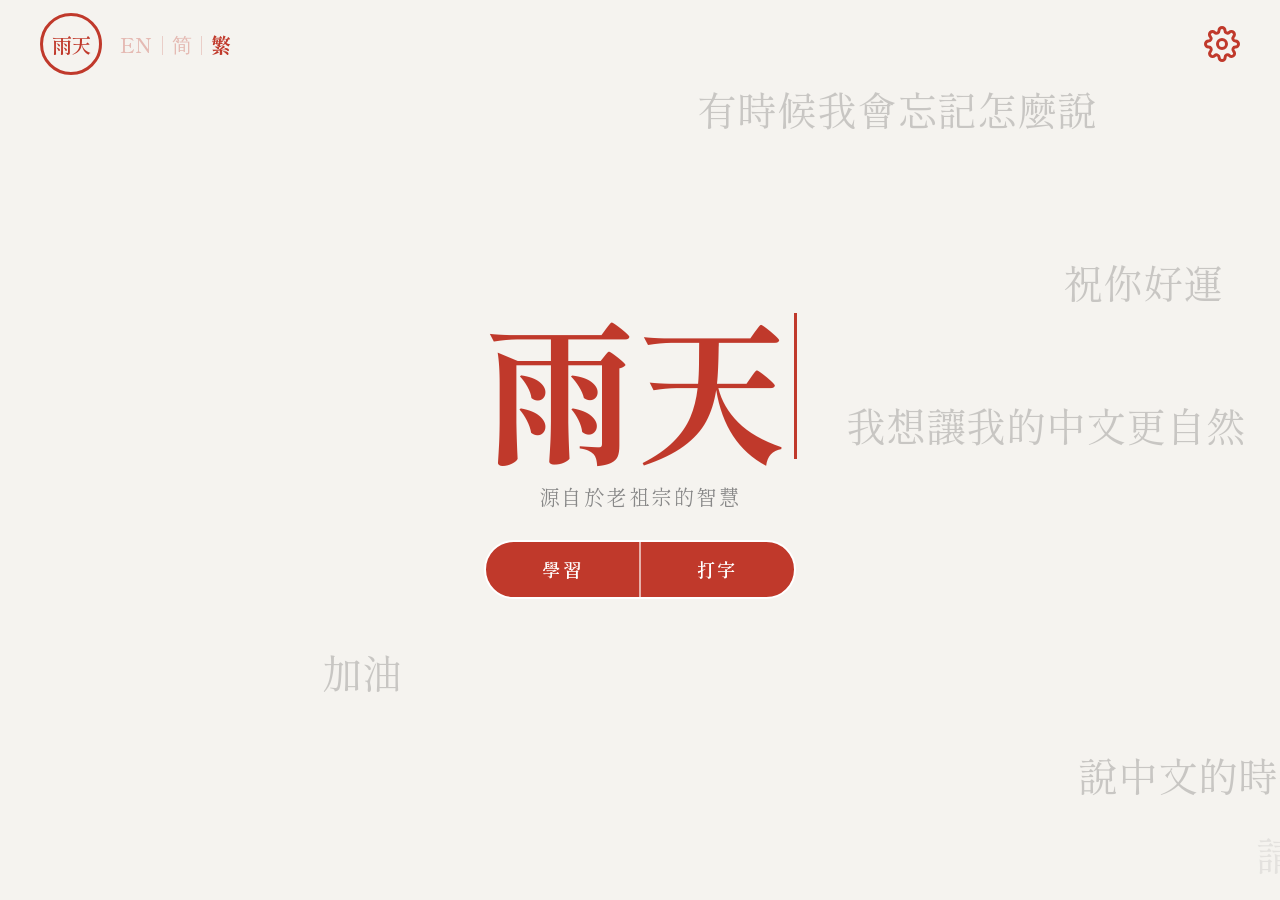
<file: index.html>
<!DOCTYPE html>
<html lang="zh-TW">
<head>
  <meta charset="UTF-8" />
  <meta name="viewport" content="width=device-width, initial-scale=1.0" />
  <title>雨天 — Yutian</title>
  <link rel="stylesheet" href="style.css" />
</head>
<body>
  <div id="app">

    <!-- ── 1. TOP NAV (logo + language toggle) ── -->
    <div id="topnav" class="topnav-scaled">
      <div id="logo-mark">雨天</div>
      <div id="lang-toggle">
  <span id="toggle-en">EN</span>
        <span class="divider">|</span>
        <span id="toggle-jian">简</span>
        <span class="divider">|</span>
        <span id="toggle-fan">繁</span>
</div>
    </div>

    <!-- ── 2. SETTINGS BUTTON (gear icon, top right) ── -->
    <button id="btn-settings">
      <svg width="18" height="18" viewBox="0 0 24 24" fill="none" stroke="#c0392b" stroke-width="2" stroke-linecap="round" stroke-linejoin="round">
        <circle cx="12" cy="12" r="3"/>
        <path d="M19.4 15a1.65 1.65 0 0 0 .33 1.82l.06.06a2 2 0 0 1-2.83 2.83l-.06-.06a1.65 1.65 0 0 0-1.82-.33 1.65 1.65 0 0 0-1 1.51V21a2 2 0 0 1-4 0v-.09A1.65 1.65 0 0 0 9 19.4a1.65 1.65 0 0 0-1.82.33l-.06.06a2 2 0 0 1-2.83-2.83l.06-.06A1.65 1.65 0 0 0 4.68 15a1.65 1.65 0 0 0-1.51-1H3a2 2 0 0 1 0-4h.09A1.65 1.65 0 0 0 4.6 9a1.65 1.65 0 0 0-.33-1.82l-.06-.06a2 2 0 0 1 2.83-2.83l.06.06A1.65 1.65 0 0 0 9 4.68a1.65 1.65 0 0 0 1-1.51V3a2 2 0 0 1 4 0v.09a1.65 1.65 0 0 0 1 1.51 1.65 1.65 0 0 0 1.82-.33l.06-.06a2 2 0 0 1 2.83 2.83l-.06.06A1.65 1.65 0 0 0 19.4 9a1.65 1.65 0 0 0 1.51 1H21a2 2 0 0 1 0 4h-.09a1.65 1.65 0 0 0-1.51 1z"/>
      </svg>
    </button>

    <!-- ── 3. SETTINGS MENU (dropdown, opens on gear click) ── -->
<div id="settings-menu">
  <div class="settings-item">
    <span>Animations</span>
    <label class="toggle">
      <input type="checkbox" id="toggle-animations" checked />
      <span class="slider"></span>
    </label>
  </div>
  <div class="settings-item">
    <span>Dark Mode</span>
    <label class="toggle">
      <input type="checkbox" id="toggle-dark" />
      <span class="slider"></span>
    </label>
  </div>
</div>

    <!-- ── 4. CENTER CONTENT (title + subtitle + buttons) ── -->
    <div id="center">

      <!-- 4a. Title with zhuyin typing animation -->
      <div id="title-line">
        <span id="title-text"></span>
        <span id="cursor"></span>
      </div>

      <!-- 4b. Subtitle -->
      <div id="subtitle">Your Mandarin learning companion</div>

      <!-- 4c. Learn / Write split button -->
      <div id="action-btn">
        <button class="btn-half" id="btn-learn">Learn</button>
        <div class="btn-divider"></div>
        <button class="btn-half" id="btn-write">Write</button>
      </div>

    </div>

    <!-- ── 5. DANMAKU phrases are injected here by main.js ── -->

  </div>
  <script src="main.js"></script>
</body>
</html>
</file>
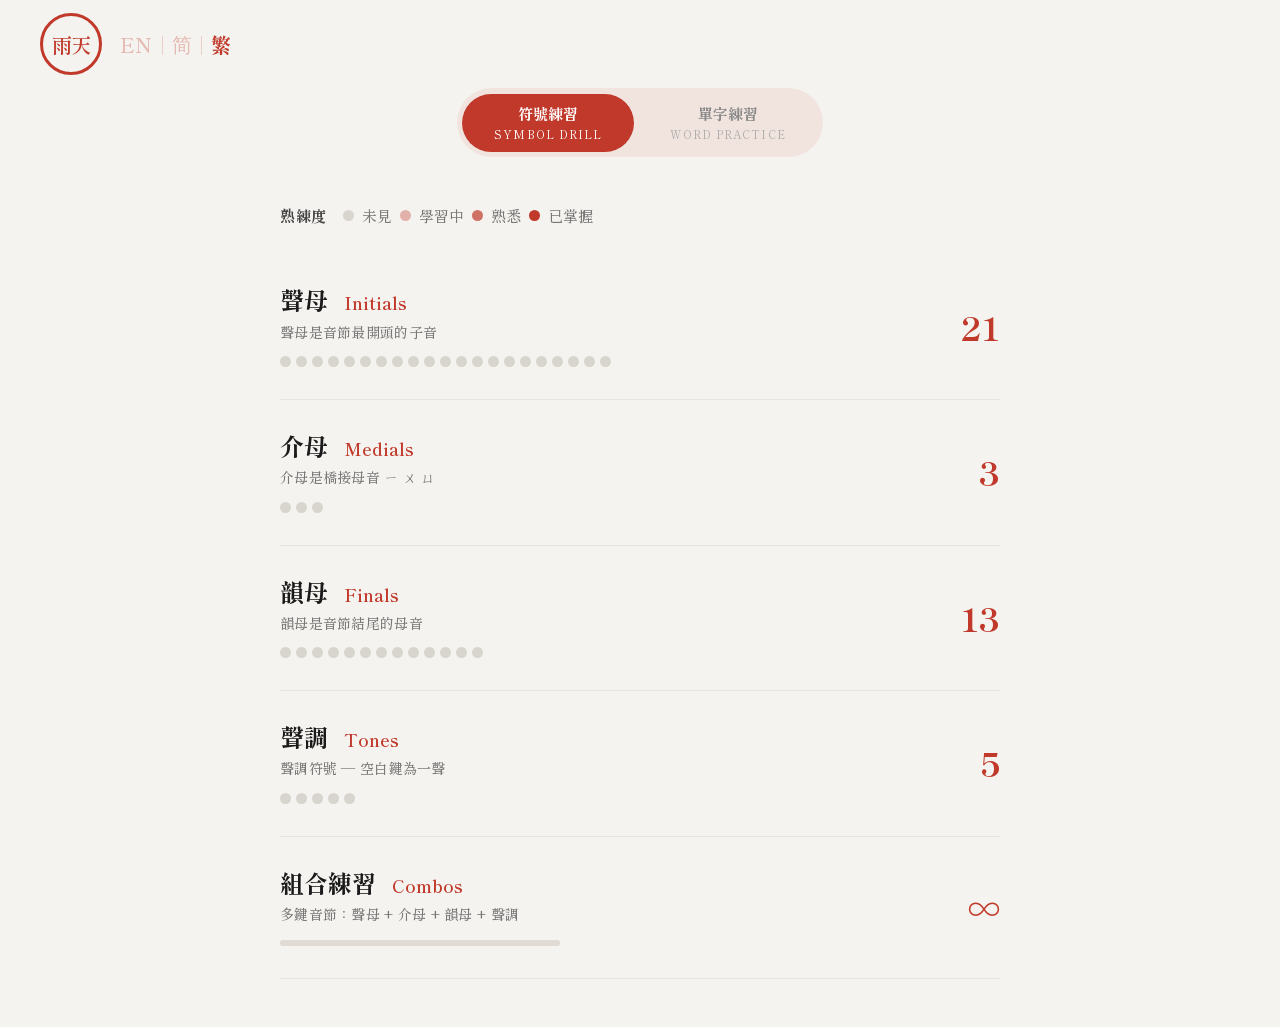
<file: learn.html>
<!DOCTYPE html>
<html lang="zh-TW">
<head>
  <meta charset="UTF-8" />
  <meta name="viewport" content="width=device-width, initial-scale=1.0" />
  <title>雨天 — Learn</title>
  <link rel="stylesheet" href="style.css" />
  <link rel="stylesheet" href="learn.css" />
</head>
<body>
  <script>
    if (sessionStorage.getItem('theme') === 'dark') document.body.classList.add('dark');
  </script>

  <div id="app">

    <div id="topnav" class="topnav-scaled">
      <a href="index.html" id="logo-mark">雨天</a>
      <div id="lang-toggle">
        <span id="toggle-en">EN</span>
        <span class="divider">|</span>
        <span id="toggle-jian">简</span>
        <span class="divider">|</span>
        <span id="toggle-fan">繁</span>
      </div>
    </div>

    <nav id="learn-tabs">
      <button class="tab-btn active" data-tab="drill">
        <span class="tab-zh">符號練習</span>
        <span class="tab-en">Symbol Drill</span>
      </button>
      <button class="tab-btn" data-tab="words">
        <span class="tab-zh">單字練習</span>
        <span class="tab-en">Word Practice</span>
      </button>
    </nav>

    <!-- ══ TAB 1: DRILL ══ -->
    <section id="tab-drill" class="tab-panel active">

      <!-- SECTION LIST -->
      <div id="section-list">

        <div class="section-mastery-legend" id="mastery-legend-row">
          <span id="mastery-legend-label">Mastery</span>
          <div class="legend-dots">
            <span class="mastery-dot level-0"></span>
            <span id="legend-unseen">Unseen</span>
            <span class="mastery-dot level-1"></span>
            <span id="legend-learning">Learning</span>
            <span class="mastery-dot level-2"></span>
            <span id="legend-familiar">Familiar</span>
            <span class="mastery-dot level-3"></span>
            <span id="legend-mastered">Mastered</span>
          </div>
        </div>

        <div class="section-row" data-section="initials">
          <div class="section-row-left">
            <div class="section-row-name" id="sname-initials">Initials <span class="section-row-zh">聲母</span></div>
            <div class="section-row-desc" id="sdesc-initials">The starting consonant sounds</div>
            <div class="section-row-mastery" id="mastery-initials"></div>
          </div>
          <div class="section-row-count" id="scount-initials">21</div>
        </div>

        <div class="section-row" data-section="medials">
          <div class="section-row-left">
            <div class="section-row-name" id="sname-medials">Medials <span class="section-row-zh">介母</span></div>
            <div class="section-row-desc" id="sdesc-medials">The bridge vowels ㄧ ㄨ ㄩ</div>
            <div class="section-row-mastery" id="mastery-medials"></div>
          </div>
          <div class="section-row-count" id="scount-medials">3</div>
        </div>

        <div class="section-row" data-section="finals">
          <div class="section-row-left">
            <div class="section-row-name" id="sname-finals">Finals <span class="section-row-zh">韻母</span></div>
            <div class="section-row-desc" id="sdesc-finals">The ending vowel sounds</div>
            <div class="section-row-mastery" id="mastery-finals"></div>
          </div>
          <div class="section-row-count" id="scount-finals">13</div>
        </div>

        <div class="section-row" data-section="tones">
          <div class="section-row-left">
            <div class="section-row-name" id="sname-tones">Tones <span class="section-row-zh">聲調</span></div>
            <div class="section-row-desc" id="sdesc-tones">Tone marks — Space for 1st tone</div>
            <div class="section-row-mastery" id="mastery-tones"></div>
          </div>
          <div class="section-row-count" id="scount-tones">5</div>
        </div>

        <div class="section-row" data-section="combos">
          <div class="section-row-left">
            <div class="section-row-name" id="sname-combos">Combinations <span class="section-row-zh">組合</span></div>
            <div class="section-row-desc" id="sdesc-combos">Multi-key syllables: initial + medial + final + tone</div>
            <div class="section-combo-bar">
              <div class="section-combo-fill" id="combo-mastery-fill"></div>
            </div>
          </div>
          <div class="section-row-count" id="scount-combos">∞</div>
        </div>
      </div>

      <!-- SESSION SETUP (shown after clicking a section) -->
      <div id="session-setup" class="hidden">
        <div id="setup-card">
          <div id="setup-section-name"></div>
          <div id="setup-desc"></div>
          <div id="setup-length-label"></div>
          <div id="setup-length-options">
            <button class="length-btn" data-len="10">10</button>
            <button class="length-btn active" data-len="20">20</button>
            <button class="length-btn" data-len="30">30</button>
            <button class="length-btn" data-len="0">∞</button>
          </div>
          <div id="setup-buttons">
            <button id="btn-start-drill">Start</button>
            <button id="btn-setup-cancel">Cancel</button>
          </div>
        </div>
      </div>

      <!-- DRILL SCREEN -->
      <div id="drill-screen" class="hidden">

        <div id="drill-topbar">
          <button id="btn-back">← Back</button>
          <div id="drill-section-title"></div>
          <div id="drill-stats">
            <div class="drill-stat">
              <span class="drill-stat-label" id="lbl-streak">Streak</span>
              <span class="drill-stat-value" id="drill-streak">0</span>
            </div>
            <div class="drill-stat">
              <span class="drill-stat-label" id="lbl-accuracy">Accuracy</span>
              <span class="drill-stat-value" id="drill-accuracy">—</span>
            </div>
            <div class="drill-stat">
              <span class="drill-stat-label" id="lbl-progress">Progress</span>
              <span class="drill-stat-value" id="drill-session-count">—</span>
            </div>
          </div>
        </div>

        <!-- mastery dots for single sections, progress bar for combos -->
        <div id="drill-mastery-row"></div>
        <div id="drill-progress-bar-wrap" class="hidden">
          <div id="drill-progress-bar"><div id="drill-progress-fill"></div></div>
        </div>

        <div id="drill-main">
          <div id="drill-card">
            <div id="drill-category-tag"></div>
            <div id="drill-symbol">ㄅ</div>
            <div id="drill-pinyin-hint">b</div>
            <div id="drill-expected-key"></div>
            <div id="drill-instruction">Press the key on your QWERTY keyboard</div>
            <div id="drill-feedback"></div>
          </div>
        </div>

        <div id="drill-toggles">
          <button class="toggle-btn active" id="btn-show-pinyin">Pinyin</button>
          <button class="toggle-btn active" id="btn-show-key">Show key</button>
          <button class="toggle-btn" id="btn-show-keyboard">Keyboard map</button>
        </div>

        <div id="drill-keyboard-hint" class="hint-hidden">
          <div id="drill-kb"></div>
        </div>

        <div id="drill-score-screen" class="hint-hidden">
          <div id="drill-score-card">
            <div id="drill-score-title">Session Complete</div>
            <div id="drill-score-number"></div>
            <div id="drill-score-pct"></div>
            <div id="drill-score-buttons">
              <button id="btn-drill-retry">Try Again</button>
              <button id="btn-drill-infinite">Infinite Mode</button>
              <button id="btn-drill-back">Back</button>
            </div>
          </div>
        </div>

      </div>
    </section>

    <!-- ══ TAB 2: WORD PRACTICE ══ -->
    <section id="tab-words" class="tab-panel">
      <div id="word-header">
        <div id="hsk-pills">
          <button class="hsk-pill active" data-hsk="1">HSK 1</button>
          <button class="hsk-pill" data-hsk="2">HSK 2</button>
          <button class="hsk-pill" data-hsk="3">HSK 3</button>
          <button class="hsk-pill" data-hsk="4">HSK 4</button>
          <button class="hsk-pill" data-hsk="5">HSK 5</button>
          <button class="hsk-pill" data-hsk="6">HSK 6</button>
        </div>
        <div id="word-progress-wrap">
          <div id="word-progress-bar"><div id="word-progress-fill"></div></div>
          <span id="word-progress-label">0 / 0</span>
        </div>
        <div id="word-toggles">
          <button class="toggle-btn active" id="btn-show-zhuyin">Zhuyin</button>
          <button class="toggle-btn active" id="btn-show-keys">Key sequence</button>
          <button class="toggle-btn active" id="btn-show-meaning">Translation</button>
          <button class="toggle-btn" id="btn-show-word-keyboard">Keyboard map</button>
        </div>
      </div>

      <div id="word-main">
        <div id="word-card">
          <div id="word-chars-row"></div>
          <div id="word-key-sequence"></div>
          <div id="word-meaning-label"></div>
          <div id="word-feedback"></div>
          <input id="word-input" type="text"
            autocomplete="off" autocorrect="off" autocapitalize="off" spellcheck="false"
            placeholder="Type the word..." />
          <div id="word-hint-label">Enable your zhuyin input method</div>
        </div>
      </div>

      <div id="word-keyboard-hint" class="hint-hidden">
        <div id="word-kb"></div>
      </div>

      <div id="word-score-screen" class="hint-hidden">
        <div id="word-score-card">
          <div id="score-title">Session Complete</div>
          <div id="score-number"></div>
          <div id="score-pct"></div>
          <div id="score-buttons">
            <button id="btn-try-again">Try Again</button>
            <button id="btn-next-level">Next Level</button>
          </div>
        </div>
      </div>
    </section>

  </div>
  <script src="learn.js"></script>
</body>
</html>
</file>
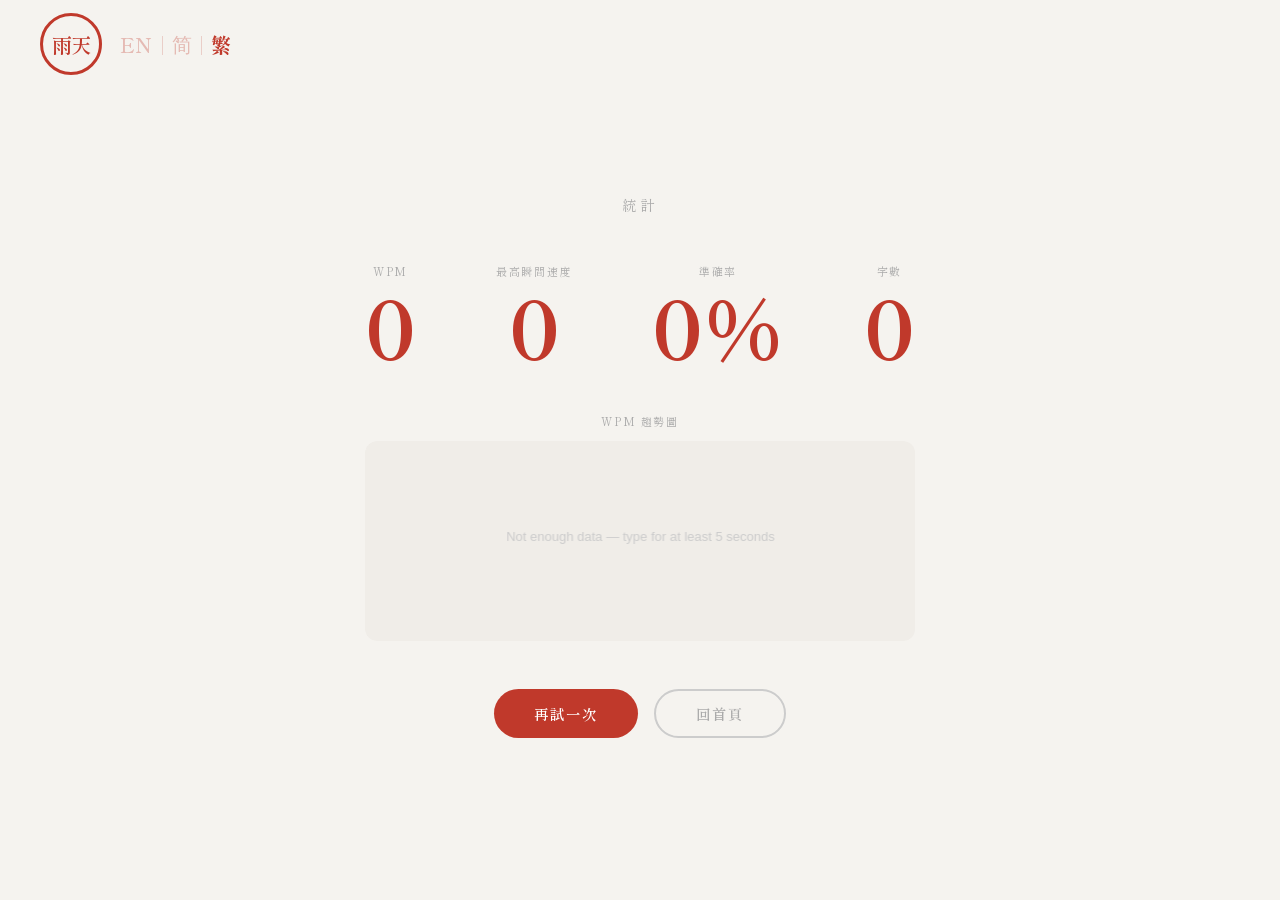
<file: stats.html>
<!DOCTYPE html>
<html lang="zh-TW">
<head>
  <meta charset="UTF-8" />
  <meta name="viewport" content="width=device-width, initial-scale=1.0" />
  <title>雨天 — 統計</title>
  <link rel="stylesheet" href="style.css" />
  <link rel="stylesheet" href="stats.css" />
</head>
<body>
  <script>
    if (sessionStorage.getItem('theme') === 'dark') {
      document.body.classList.add('dark');
    }
  </script>
  <div id="app">

    <!-- ── 1. TOP NAV ── -->
    <div id="topnav" class="topnav-scaled">
      <a href="index.html" id="logo-mark">雨天</a>
      <div id="lang-toggle">
  <span id="toggle-en">EN</span>
        <span class="divider">|</span>
        <span id="toggle-jian">简</span>
        <span class="divider">|</span>
        <span id="toggle-fan">繁</span>
</div>
    </div>

    <!-- ── 2. STATS CONTENT ── -->
    <div id="stats-center">

      <div id="stats-title">統計</div>

      <div id="stats-grid">
        <div class="stat-block">
          <div class="stat-block-label">WPM</div>
          <div class="stat-block-value" id="s-wpm">—</div>
        </div>
        <div class="stat-block">
          <div class="stat-block-label">Peak Burst</div>
          <div class="stat-block-value" id="s-burst">—</div>
        </div>
        <div class="stat-block">
          <div class="stat-block-label">Accuracy</div>
          <div class="stat-block-value" id="s-accuracy">—</div>
        </div>
        <div class="stat-block">
          <div class="stat-block-label">Characters</div>
          <div class="stat-block-value" id="s-chars">—</div>
        </div>
      </div>

      <div id="graph-container">
        <div id="graph-label">WPM over time</div>
        <canvas id="wpm-graph"></canvas>
      </div>

      <div id="stats-buttons">
        <button id="btn-again">再試一次</button>
        <button id="btn-back-home">回首頁</button>
      </div>

    </div>
  </div>
  <script src="stats.js"></script>
</body>
</html>
</file>
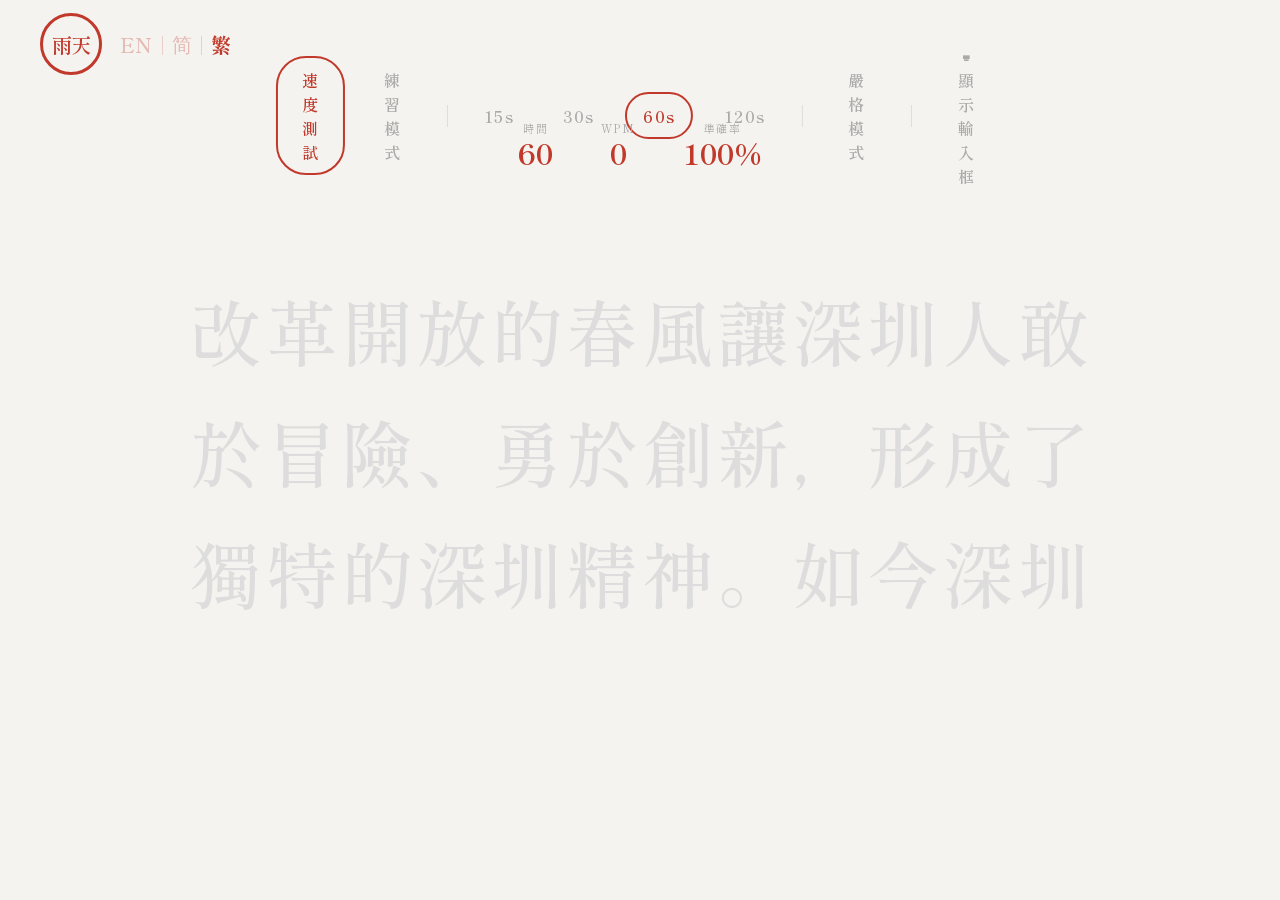
<file: write.html>
<!DOCTYPE html>
<html lang="zh-TW">
<head>
  <meta charset="UTF-8" />
  <meta name="viewport" content="width=device-width, initial-scale=1.0" />
  <title>雨天 — Write</title>
  <link rel="stylesheet" href="style.css" />
  <link rel="stylesheet" href="write.css" />
</head>
<body>
  <div id="app">

    <!-- ── 1. TOP NAV (always visible) ── -->
    <div id="topnav" class="topnav-scaled">
      <a href="index.html" id="logo-mark">雨天</a>
      <div id="lang-toggle">
  <span id="toggle-en">EN</span>
        <span class="divider">|</span>
        <span id="toggle-jian">简</span>
        <span class="divider">|</span>
        <span id="toggle-fan">繁</span>
</div>
    </div>

<!-- ── 2. UI CHROME (fades during typing) ── -->
<div id="ui-chrome">
  <div id="mode-bar">
    <button class="mode-btn active" id="btn-speedtest">Speed Test</button>
    <button class="mode-btn" id="btn-practice">Practice</button>
    <div class="mode-bar-divider"></div>
    <button class="timer-pill" data-seconds="15">15s</button>
    <button class="timer-pill" data-seconds="30">30s</button>
    <button class="timer-pill active" data-seconds="60">60s</button>
    <button class="timer-pill" data-seconds="120">120s</button>
    <div class="mode-bar-divider"></div>
    <button class="mode-btn" id="btn-toggle-strict">Strict</button>
    <div class="mode-bar-divider"></div>
    <button class="mode-btn" id="btn-toggle-input">⌨ Show Input</button>
<div class="mode-bar-divider" id="abort-divider" style="display:none"></div>
<button class="mode-btn" id="btn-abort" style="display:none; color:#e74c3c;">Abort</button>
  </div>
  <div id="stats-bar">
    <div class="stat">
      <span class="stat-label">Time</span>
      <span class="stat-value" id="timer">60</span>
    </div>
    <div class="stat">
      <span class="stat-label">WPM</span>
      <span class="stat-value" id="wpm">0</span>
    </div>
    <div class="stat">
      <span class="stat-label">Accuracy</span>
      <span class="stat-value" id="accuracy">100%</span>
    </div>
  </div>
</div>
    <!-- ── 3. FOCUS TIMER (visible during focus mode) ── -->
    <div id="focus-timer">60</div>

    <!-- ── 4. TYPING AREA ── -->
    <div id="write-center">
      <div id="char-display" tabindex="0"></div>
      <input id="hidden-input" autocomplete="off" autocorrect="off" autocapitalize="off" spellcheck="false" />
      <input
        type="text"
        id="visible-input"
        placeholder="開始輸入注音..."
        autocomplete="off"
        autocorrect="off"
        autocapitalize="off"
        spellcheck="false"
      />
    </div>

    <!-- ── 5. RESULTS SCREEN ── -->
    <div id="results-screen" class="hidden">
      <div id="results-card">
        <div class="result-title">結果</div>
        <div class="results-grid">
          <div class="result-item">
            <span class="result-label">WPM</span>
            <span class="result-value" id="result-wpm">0</span>
          </div>
          <div class="result-item">
            <span class="result-label">Accuracy</span>
            <span class="result-value" id="result-accuracy">0%</span>
          </div>
          <div class="result-item">
            <span class="result-label">Characters</span>
            <span class="result-value" id="result-chars">0</span>
          </div>
        </div>
        <div id="result-buttons">
          <button id="btn-restart">再來一次</button>
          <button id="btn-stats">統計</button>
          <button id="btn-home">回首頁</button>
        </div>
      </div>
    </div>

  </div>
  <script src="write.js"></script>
</body>
</html>
</file>
<file: style.css>
@import url('https://fonts.googleapis.com/css2?family=Shippori+Mincho:wght@400;500;700;800&family=Noto+Serif+TC:wght@400;600;700&display=swap');@import url('https://fonts.googleapis.com/css2?family=Noto+Serif+JP:wght@400;500;700;900&family=Noto+Serif+TC:wght@400;500;700;900&display=swap');
/* ─────────────────────────────────────────────
   1. RESET
───────────────────────────────────────────── */
* {
  margin: 0;
  padding: 0;
  box-sizing: border-box;
  /* Shippori Mincho first, Noto Serif TC catches the Zhuyin */
  font-family: 'Shippori Mincho', 'Noto Serif TC', serif; 
}
body {
  background: #f5f3ef;
  font-family: 'Noto Serif TC', serif;
}

/* ─────────────────────────────────────────────
   2. APP CONTAINER
───────────────────────────────────────────── */
#app {
  min-height: 100vh;
  background: #f5f3ef;
  display: flex;
  flex-direction: column;
  align-items: center;
  justify-content: center;
  position: relative;
  overflow: clip;
  width: 100%;
}

/* ─────────────────────────────────────────────
   3. TOP NAV (logo + language toggle, top left)
───────────────────────────────────────────── */
#topnav {
  position: fixed;
  top: 0;
  left: 0;
  right: 0;
  height: 5.5rem;
  display: flex;
  align-items: center;
  padding: 0 2.5rem;
  gap: 1rem;
  z-index: 10;
}

#topnav.topnav-scaled {
  /* sizing handled directly below */
}

#logo-mark {
  width: 62px;
  height: 62px;
  border: 3px solid #c0392b;
  border-radius: 50%;
  display: flex;
  align-items: center;
  justify-content: center;
  font-size: 20px;
  color: #c0392b;
  font-weight: 600;
  letter-spacing: -1px;
  text-decoration: none;
  flex-shrink: 0;
}

#lang-toggle {
  color: #c0392b;
  cursor: pointer;
  display: flex;
  align-items: center;
  user-select: none;
  font-size: 20px;
  font-weight: 500;
  letter-spacing: 0.04em;
  gap: 0.1rem;
}

#lang-toggle span:not(.divider) {
  opacity: 0.3;
  transition: opacity 0.2s ease, transform 0.2s ease;
  display: inline-block;
  padding: 0 0.1rem;
}

#lang-toggle span.active {
  opacity: 1;
  font-weight: 700;
}

#lang-toggle .divider {
  opacity: 0.2;
  cursor: default;
  padding: 0 0.2rem;
}

#lang-toggle span:not(.active):not(.divider):hover {
  opacity: 0.65;
  transform: translateY(-2px);
}
/* ─────────────────────────────────────────────
   4. SETTINGS BUTTON (gear icon, top right)
───────────────────────────────────────────── */
#btn-settings {
  position: fixed;
  top: 0;
  right: 2.5rem;
  height: 5.5rem;
  background: transparent;
  border: none;
  cursor: pointer;
  z-index: 999;
  padding: 0;
  display: flex;
  align-items: center;
  justify-content: center;
  transition: transform 0.2s ease;
}

#btn-settings svg {
  width: 36px;
  height: 36px;
  pointer-events: none;
  transition: transform 0.2s ease;
}

#btn-settings:hover {
  background: transparent;
}

#btn-settings:hover svg {
  transform: rotate(90deg);
}

/* ─────────────────────────────────────────────
   5. SETTINGS MENU (dropdown panel)
───────────────────────────────────────────── */
#settings-menu {
  position: fixed;
  top: 5.75rem;
  right: 2.5rem;
  background: white;
  border: 3.5px solid #c0392b;
  border-radius: 16px;
  padding: 0.75rem 1rem;
  z-index: 998;
  min-width: 180px;
  display: none;
  flex-direction: column;
  gap: 0.5rem;
}

#settings-menu.open {
  display: flex;
}

.settings-item {
  display: flex;
  align-items: center;
  justify-content: space-between;
  font-size: 13px;
  font-family: -apple-system, BlinkMacSystemFont, "Segoe UI", sans-serif;
  color: #c0392b;
  font-weight: 500;
  letter-spacing: 0.05em;
}

/* ─────────────────────────────────────────────
   6. TOGGLE SWITCH (inside settings menu)
───────────────────────────────────────────── */
.toggle {
  position: relative;
  display: inline-block;
  width: 36px;
  height: 20px;
}

.toggle input {
  opacity: 0;
  width: 0;
  height: 0;
}

.slider {
  position: absolute;
  cursor: pointer;
  top: 0; left: 0; right: 0; bottom: 0;
  background: #ddd;
  border-radius: 20px;
  transition: 0.2s;
}

.slider:before {
  position: absolute;
  content: "";
  height: 14px;
  width: 14px;
  left: 3px;
  bottom: 3px;
  background: white;
  border-radius: 50%;
  transition: 0.2s;
}

.toggle input:checked + .slider {
  background: #c0392b;
}

.toggle input:checked + .slider:before {
  transform: translateX(16px);
}

/* ─────────────────────────────────────────────
   7. CENTER CONTENT (title + subtitle)
───────────────────────────────────────────── */
#center {
  display: flex;
  flex-direction: column;
  align-items: center;
  gap: 0.6rem;
  z-index: 5;
  padding: 0 2rem;
  max-width: 100%;
}

#title-line {
  font-size: clamp(5rem, 12vw, 14rem);
  font-weight: 700;
  color: #c0392b;
  letter-spacing: -0.01em;
  line-height: 1;
  display: flex;
  align-items: center;
  min-height: 1.1em;
}

#cursor {
  display: inline-block;
  width: 3px;
  height: 0.95em;
  background: #c0392b;
  margin-left: 6px;
  vertical-align: middle;
  animation: blink 0.9s step-end infinite;
}

@keyframes blink {
  0%, 100% { opacity: 1; }
  50% { opacity: 0; }
}

#subtitle {
  font-size: clamp(0.85rem, 1.6vw, 1.3rem);
  color: #888;
  letter-spacing: 0.12em;
  text-transform: uppercase;
  font-weight: 400;
  margin-top: 0.1rem;
}
/* ─────────────────────────────────────────────
   8. LEARN / WRITE SPLIT BUTTON
───────────────────────────────────────────── */
#action-btn {
  display: flex;
  border: 2px solid white;
  border-radius: 60px;
  overflow: hidden;
  background: #c0392b;
  margin-top: 1.2rem;
}

.btn-half {
  padding: 0.9rem 3.5rem;
  font-size: clamp(0.95rem, 1.6vw, 1.15rem);
  font-weight: 600;
  color: white;
  background: transparent;
  border: none;
  cursor: pointer;
  letter-spacing: 0.13em;
  text-transform: uppercase;
  transition: background 0.18s;
}

.btn-half:hover  { background: rgba(255, 255, 255, 0.15); }
.btn-half:active { background: rgba(255, 255, 255, 0.25); }

.btn-divider {
  width: 2px;
  background: rgba(255, 255, 255, 0.6);
  flex-shrink: 0;
}

/* ─────────────────────────────────────────────
   9. DANMAKU — floating background phrases
   injected by main.js, travel right to left
───────────────────────────────────────────── */
.float-phrase {
  position: absolute;
  white-space: nowrap;
  font-size: 2.5rem;
  color: black;
  font-weight: 400;
  pointer-events: none;
  z-index: 1;
  left: 0;
}
/* ─────────────────────────────────────────────
   10. DARK MODE
───────────────────────────────────────────── */
body.dark {
  background: #1a1a1a;
}

body.dark #app {
  background: #1a1a1a;
}

body.dark #logo-mark {
  border-color: #e05a4a;
  color: #e05a4a;
}

body.dark #lang-toggle {
  color: #e05a4a;
}

body.dark #btn-settings svg {
  stroke: #e05a4a;
}

body.dark #settings-menu {
  background: #2a2a2a;
  border-color: #e05a4a;
}

body.dark .settings-item {
  color: #e05a4a;
}

body.dark #title-line {
  color: #e05a4a;
}

body.dark #cursor {
  background: #e05a4a;
}

body.dark #subtitle {
  color: #666;
}

body.dark #action-btn {
  background: #e05a4a;
  border-color: #1a1a1a;
}

body.dark .float-phrase {
  color: #fff;
}

body.dark #center {
  color: #e05a4a;
}
body.dark #lang-toggle span.active {
  color: #e05a4a;
}
/* ─────────────────────────────────────────────
   11. SETTINGS EXTRAS
───────────────────────────────────────────── */
.settings-item-col {
  flex-direction: column;
  align-items: flex-start;
  gap: 0.5rem;
}

#timer-pills {
  display: flex;
  gap: 0.4rem;
}

.timer-pill {
  padding: 0.2rem 0.6rem;
  font-size: 12px;
  font-weight: 500;
  border: 1.5px solid #ddd;
  border-radius: 20px;
  background: transparent;
  color: #aaa;
  cursor: pointer;
  transition: all 0.18s;
}

.timer-pill.active {
  border-color: #c0392b;
  color: #c0392b;
}

.timer-pill:hover {
  border-color: #c0392b;
  color: #c0392b;
}

body.dark .timer-pill {
  border-color: #444;
  color: #666;
}

body.dark .timer-pill.active {
  border-color: #e05a4a;
  color: #e05a4a;
}
/* ─────────────────────────────────────────────
   12. TOP DIVIDER LINE (index.html only)
───────────────────────────────────────────── */
#top-divider {
  position: fixed;
  top: 5.5rem;
  left: 0;
  right: 0;
  height: 1px;
  background: rgba(192, 57, 43, 0.15);
  z-index: 5;
  pointer-events: none;
}

body.dark #top-divider {
  background: rgba(255, 255, 255, 0.08);
}
</file>
<file: learn.css>
/* ─────────────────────────────────────────────
   learn.css — 雨天 Learn Page v5
   Design: high contrast, large text, bold hierarchy
───────────────────────────────────────────── */

#app {
  min-height: 100vh;
  display: flex;
  flex-direction: column;
  align-items: center;
}

/* ── TABS ── */
#learn-tabs {
  display: flex;
  gap: 0.25rem;
  margin-top: 5.5rem;
  background: rgba(192,57,43,0.08);
  border-radius: 60px;
  padding: 0.35rem;
  flex-shrink: 0;
}

.tab-btn {
  background: transparent;
  border: none;
  border-radius: 50px;
  padding: 0.6rem 2rem;
  cursor: pointer;
  display: flex;
  flex-direction: column;
  align-items: center;
  gap: 2px;
  transition: background 0.18s;
}
.tab-btn .tab-zh { font-size: 15px; font-weight: 700; color: #888; transition: color 0.18s; }
.tab-btn .tab-en { font-size: 11px; color: #aaa; letter-spacing: 0.1em; text-transform: uppercase; transition: color 0.18s; }
.tab-btn.active { background: #c0392b; }
.tab-btn.active .tab-zh,
.tab-btn.active .tab-en { color: white; }
.tab-btn:not(.active):hover .tab-zh { color: #c0392b; }
.tab-btn:not(.active):hover .tab-en { color: #c0392b; }

/* ── PANELS ── */
.tab-panel { display: none; width: 100%; flex-direction: column; align-items: center; flex: 1; }
.tab-panel.active { display: flex; }
.hidden { display: none !important; }

/* ── SHARED TOGGLE BUTTONS ── */
.toggle-btn {
  background: transparent;
  border: none;
  color: #999;
  font-size: 16px;
  font-weight: 600;
  padding: 0.25rem 0;
  cursor: pointer;
  transition: color 0.18s;
  letter-spacing: 0.04em;
}
.toggle-btn.active { color: #c0392b; }
.toggle-btn:hover { color: #c0392b; }

/* ══════════════════════════════════════
   SECTION LIST
══════════════════════════════════════ */
#section-list {
  width: 100%;
  max-width: 800px;
  margin-top: 2.5rem;
  padding: 0 2.5rem 3rem;
  display: flex;
  flex-direction: column;
  flex: 1;
}

/* mastery legend */
.section-mastery-legend {
  display: flex;
  align-items: center;
  gap: 1rem;
  padding: 0.5rem 0 1.75rem;
  font-size: 15px;
  font-weight: 500;
  color: #777;
  flex-wrap: wrap;
}

#mastery-legend-label {
  font-weight: 700;
  color: #444;
  font-size: 15px;
  letter-spacing: 0.04em;
}

.legend-dots {
  display: flex;
  align-items: center;
  gap: 0.5rem;
  flex-wrap: wrap;
}

.legend-dots span.mastery-dot {
  width: 11px;
  height: 11px;
  border-radius: 50%;
  display: inline-block;
  flex-shrink: 0;
}

/* section rows */
.section-row {
  display: flex;
  align-items: center;
  justify-content: space-between;
  padding: 2rem 0;
  border-bottom: 1.5px solid #e8e4de;
  cursor: pointer;
  transition: opacity 0.15s;
  gap: 2rem;
}
.section-row:first-of-type { border-top: 1.5px solid #e8e4de; }
.section-row:hover { opacity: 0.55; }

.section-row-left {
  display: flex;
  flex-direction: column;
  gap: 0.4rem;
  flex: 1;
}

.section-row-name {
  font-size: 1.5rem;
  font-weight: 700;
  color: #1a1a1a;
  line-height: 1.2;
}

.section-row-zh {
  font-size: 1.1rem;
  color: #c0392b;
  font-weight: 600;
  margin-left: 0.6rem;
}

.section-row-desc {
  font-size: 14px;
  color: #777;
  font-weight: 500;
  letter-spacing: 0.02em;
}

.section-row-mastery {
  display: flex;
  gap: 5px;
  margin-top: 0.5rem;
  flex-wrap: wrap;
}

.mastery-dot {
  width: 11px;
  height: 11px;
  border-radius: 50%;
  flex-shrink: 0;
  transition: background 0.3s;
}
.mastery-dot.level-0 { background: #d8d4ce; }
.mastery-dot.level-1 { background: rgba(192,57,43,0.35); }
.mastery-dot.level-2 { background: rgba(192,57,43,0.7); }
.mastery-dot.level-3 { background: #c0392b; }

/* combo progress bar on list */
.section-combo-bar {
  margin-top: 0.6rem;
  height: 6px;
  background: #e0dbd5;
  border-radius: 4px;
  width: 100%;
  max-width: 280px;
  overflow: hidden;
}
.section-combo-fill {
  height: 100%;
  background: #c0392b;
  border-radius: 4px;
  transition: width 0.4s ease;
  width: 0%;
}

.section-row-count {
  font-size: 2rem;
  font-weight: 800;
  color: #c0392b;
  line-height: 1;
  flex-shrink: 0;
  min-width: 3rem;
  text-align: right;
}

/* ══════════════════════════════════════
   SESSION SETUP
══════════════════════════════════════ */
#session-setup {
  position: absolute;
  inset: 0;
  background: rgba(245,243,239,0.97);
  display: flex;
  align-items: center;
  justify-content: center;
  z-index: 30;
}

#setup-card {
  display: flex;
  flex-direction: column;
  align-items: center;
  gap: 2rem;
  max-width: 420px;
  width: 100%;
  padding: 0 2rem;
}

#setup-section-name {
  font-size: 2.8rem;
  font-weight: 800;
  color: #c0392b;
  text-align: center;
}

#setup-desc {
  font-size: 17px;
  color: #666;
  font-weight: 500;
  text-align: center;
  line-height: 1.5;
}

#setup-length-label {
  font-size: 15px;
  letter-spacing: 0.15em;
  text-transform: uppercase;
  color: #888;
  font-weight: 600;
}

#setup-length-options {
  display: flex;
  gap: 1rem;
}

.length-btn {
  background: transparent;
  border: 2px solid #d0ccc6;
  color: #888;
  font-size: 1.2rem;
  font-weight: 700;
  width: 70px;
  height: 70px;
  border-radius: 50%;
  cursor: pointer;
  transition: all 0.18s;
}
.length-btn.active { border-color: #c0392b; color: #c0392b; background: rgba(192,57,43,0.06); }
.length-btn:hover  { border-color: #c0392b; color: #c0392b; }

#setup-buttons { display: flex; gap: 1rem; }

#btn-start-drill {
  background: #c0392b; color: white; border: none;
  padding: 0.9rem 3rem; border-radius: 50px;
  font-size: 1rem; font-weight: 700;
  letter-spacing: 0.1em; text-transform: uppercase;
  cursor: pointer; transition: background 0.18s;
}
#btn-start-drill:hover { background: #a93226; }

#btn-setup-cancel {
  background: transparent; border: 2px solid #ccc; color: #888;
  padding: 0.9rem 1.8rem; border-radius: 50px;
  font-size: 1rem; font-weight: 600;
  letter-spacing: 0.1em; text-transform: uppercase;
  cursor: pointer; transition: all 0.18s;
}
#btn-setup-cancel:hover { border-color: #c0392b; color: #c0392b; }

/* ══════════════════════════════════════
   DRILL SCREEN
══════════════════════════════════════ */
#drill-screen {
  display: flex;
  flex-direction: column;
  align-items: center;
  width: 100%;
  flex: 1;
}

#drill-topbar {
  display: flex;
  align-items: center;
  justify-content: space-between;
  width: 100%;
  max-width: 960px;
  padding: 1.5rem 2.5rem 0;
}

#btn-back {
  background: transparent; border: none;
  font-size: 16px; /* Increased from 14px */
  font-weight: 700;
  color: #888; cursor: pointer;
  letter-spacing: 0.06em; text-transform: uppercase;
  padding: 0; transition: color 0.18s;
}
#btn-back:hover { color: #c0392b; }

#drill-section-title {
  font-size: 18px; /* Increased from 13px */
  letter-spacing: 0.2em;
  text-transform: uppercase; color: #999; font-weight: 600;
}

#drill-stats { display: flex; gap: 3rem; }

.drill-stat {
  display: flex; flex-direction: column; align-items: center; gap: 0.2rem;
}
.drill-stat-label {
  font-size: 14px; /* Increased from 11px */
  letter-spacing: 0.15em;
  text-transform: uppercase; color: #999; font-weight: 600;
}
.drill-stat-value {
  font-size: 2.2rem; /* Increased from 1.8rem to balance larger labels */
  font-weight: 800; color: #c0392b; line-height: 1;
}

/* mastery dots in drill */
#drill-mastery-row {
  display: flex;
  gap: 7px;
  flex-wrap: wrap;
  justify-content: center;
  padding: 1.25rem 2rem 0;
  max-width: 960px;
  width: 100%;
}

/* progress bar for combos in drill */
#drill-progress-bar-wrap {
  width: 100%;
  max-width: 560px;
  padding: 1.25rem 2rem 0;
}
#drill-progress-bar {
  height: 6px;
  background: #e0dbd5;
  border-radius: 4px;
  overflow: hidden;
}
#drill-progress-fill {
  height: 100%;
  background: #c0392b;
  border-radius: 4px;
  transition: width 0.3s ease;
  width: 0%;
}

/* drill card */
#drill-main {
  flex: 1;
  display: flex;
  align-items: center;
  justify-content: center;
  width: 100%;
  padding: 1rem 2rem;
}

#drill-card {
  display: flex;
  flex-direction: column;
  align-items: center;
  gap: 1rem;
}

#drill-category-tag {
  font-size: 13px;
  letter-spacing: 0.2em;
  text-transform: uppercase;
  color: #999;
  font-weight: 600;
  min-height: 1.3rem;
}

#drill-symbol {
  font-size: clamp(10rem, 28vw, 18rem);
  font-weight: 800;
  color: #c0392b;
  line-height: 1;
  user-select: none;
  transition: color 0.12s;
}
#drill-symbol.flash-correct { color: #219653; animation: drill-pop 0.25s ease; }
#drill-symbol.flash-wrong   { color: #d32f2f; animation: drill-shake 0.35s ease; }

@keyframes drill-pop {
  0%   { transform: scale(1); }
  50%  { transform: scale(1.1); }
  100% { transform: scale(1); }
}
@keyframes drill-shake {
  0%,100% { transform: translateX(0); }
  20%,60% { transform: translateX(-12px); }
  40%,80% { transform: translateX(12px); }
}

#drill-pinyin-hint {
  font-size: 2.2rem; /* Increased from 1.75rem */
  color: #666;
  font-weight: 600;
  letter-spacing: 0.15em;
  min-height: 3rem; /* Increased from 2.2rem */
  transition: opacity 0.2s;
}
#drill-pinyin-hint.hint-hidden { opacity: 0; pointer-events: none; }

/* combo display */
#drill-combo-display {
  display: flex;
  gap: 0.8rem; /* Increased gap slightly */
  align-items: center;
  flex-wrap: wrap;
  justify-content: center;
  min-height: 6.5rem; /* Increased from 4rem */
}

.combo-part {
  font-size: 4.5rem; /* Increased from 2.5rem */
  font-weight: 800;
  transition: color 0.15s;
}

/* Force the '+' separators to scale up (overrides inline JS styles) */
#drill-combo-display span:not(.combo-part) {
  font-size: 2.5rem !important; 
}

.combo-part.done    { color: #219653; }
.combo-part.active  { color: #c0392b; }
.combo-part.pending { color: #ccc; }

/* key badges */
#drill-expected-key {
  min-height: 3.5rem;
  display: flex;
  align-items: center;
  gap: 0.6rem;
}

.key-badge {
  display: inline-flex; align-items: center; justify-content: center;
  min-width: 60px; /* Increased from 50px */
  height: 60px;    /* Increased from 50px */
  padding: 0 14px;
  background: white;
  border: 2px solid rgba(192,57,43,0.25);
  border-radius: 10px;
  font-size: 22px; /* Increased from 18px */
  font-weight: 800;
  color: #c0392b;
  font-family: 'Courier New', monospace;
  box-shadow: 0 2px 0 rgba(192,57,43,0.15);
}
.key-badge.correct-key { border-color: #219653; color: #219653; background: rgba(33,150,83,0.06); box-shadow: 0 2px 0 rgba(33,150,83,0.2); }
.key-badge.wrong-key   { border-color: #d32f2f; color: #d32f2f; background: rgba(211,47,47,0.05); text-decoration: line-through; }
.key-badge.done-key    { border-color: #219653; color: #219653; background: rgba(33,150,83,0.06); }
.key-badge.pending-key { border-color: #ddd; color: #bbb; box-shadow: none; }

#drill-instruction {
  font-size: 12px; letter-spacing: 0.2em;
  text-transform: uppercase; color: #aaa; font-weight: 600;
}

#drill-feedback {
  font-size: 1.2rem; font-weight: 700; letter-spacing: 0.06em;
  min-height: 1.8rem; color: #d32f2f; text-align: center;
}

/* drill toggles */
#drill-toggles {
  display: flex;
  gap: 2.5rem;
  padding: 0.5rem 2rem 1.5rem;
}

/* word practice keyboard — same fixed side panel */
#word-keyboard-hint {
  position: fixed;
  right: 1rem;
  top: 50%;
  transform: translateY(-50%);
  z-index: 20;
  background: rgba(245,243,239,0.98);
  border: 2px solid #e0dbd5;
  border-radius: 14px;
  padding: 1.1rem;
}
#word-keyboard-hint.hint-hidden { display: none !important; }

#word-kb { display: flex; flex-direction: column; gap: 6px; }

/* keyboard — fixed side panel */
#drill-keyboard-hint {
  position: fixed;
  right: 1rem;
  top: 50%;
  transform: translateY(-50%);
  z-index: 20;
  background: rgba(245,243,239,0.98);
  border: 2px solid #e0dbd5;
  border-radius: 14px;
  padding: 1.1rem;
}
#drill-keyboard-hint.hint-hidden { display: none !important; }

#drill-kb { display: flex; flex-direction: column; gap: 6px; }
.kb-row { display: flex; gap: 6px; justify-content: center; }

.kb-key {
  display: flex; flex-direction: column; align-items: center; justify-content: center;
  min-width: 46px; height: 52px; padding: 0 4px;
  background: white; border: 1.5px solid #ddd;
  border-radius: 7px; gap: 2px; transition: border-color 0.15s, background 0.15s;
}
.kb-key.kb-active { border-color: #c0392b; background: rgba(192,57,43,0.07); border-width: 2px; }
.kb-key.kb-done   { border-color: #219653; background: rgba(33,150,83,0.06); border-width: 2px; }
.kb-key.kb-wrong  { border-color: #d32f2f; background: rgba(211,47,47,0.05); border-width: 2px; }
.kb-key .kk-zh    { font-size: 14px; font-weight: 800; color: #c0392b; line-height: 1; }
.kb-key .kk-qwerty{ font-size: 10px; font-weight: 600; color: #888; font-family: 'Courier New', monospace; }
.kb-key.tone-key  { background: rgba(192,57,43,0.04); border-color: rgba(192,57,43,0.3); }
.kb-key.space-key { min-width: 200px; }

/* drill score screen */
#drill-score-screen {
  position: absolute; inset: 0;
  background: rgba(245,243,239,0.97);
  display: flex; align-items: center; justify-content: center; z-index: 50;
}
#drill-score-screen.hint-hidden { display: none; }
#drill-score-card { display: flex; flex-direction: column; align-items: center; gap: 1.2rem; }
#drill-score-title { font-size: 1rem; letter-spacing: 0.2em; text-transform: uppercase; color: #888; font-weight: 600; }
#drill-score-number { font-size: 6rem; font-weight: 800; color: #c0392b; line-height: 1; }
#drill-score-pct    { font-size: 1.2rem; color: #666; font-weight: 600; letter-spacing: 0.05em; }
#drill-score-buttons { display: flex; gap: 1rem; margin-top: 0.75rem; flex-wrap: wrap; justify-content: center; }

#btn-drill-retry {
  background: #c0392b; color: white; border: none;
  padding: 0.9rem 2.2rem; border-radius: 50px;
  font-size: 0.95rem; font-weight: 700;
  letter-spacing: 0.1em; text-transform: uppercase; cursor: pointer; transition: background 0.18s;
}
#btn-drill-retry:hover { background: #a93226; }

#btn-drill-infinite {
  background: transparent; border: 2px solid #c0392b; color: #c0392b;
  padding: 0.9rem 2.2rem; border-radius: 50px;
  font-size: 0.95rem; font-weight: 700;
  letter-spacing: 0.1em; text-transform: uppercase; cursor: pointer; transition: all 0.18s;
}
#btn-drill-infinite:hover { background: #c0392b; color: white; }

#btn-drill-back {
  background: transparent; border: 2px solid #ccc; color: #777;
  padding: 0.9rem 1.8rem; border-radius: 50px;
  font-size: 0.95rem; font-weight: 700;
  letter-spacing: 0.1em; text-transform: uppercase; cursor: pointer; transition: all 0.18s;
}
#btn-drill-back:hover { border-color: #c0392b; color: #c0392b; }

/* ══════════════════════════════════════
   WORD PRACTICE
══════════════════════════════════════ */
#word-header {
  display: flex; align-items: center; justify-content: space-between;
  width: 100%; max-width: 960px; padding: 1.5rem 2.5rem 0;
  flex-wrap: wrap; gap: 1rem;
}

#hsk-pills { display: flex; gap: 0.75rem; }

.hsk-pill {
  background: transparent; border: none;
  color: #999; font-size: 16px; font-weight: 700;
  padding: 0.25rem 0.75rem; cursor: pointer;
  transition: color 0.18s; border-radius: 20px;
}
.hsk-pill.active { color: #c0392b; }
.hsk-pill:hover  { color: #c0392b; }

#word-progress-wrap { display: flex; align-items: center; gap: 0.75rem; flex: 1; max-width: 340px; }
#word-progress-bar  { flex: 1; height: 5px; background: #e0dbd5; border-radius: 4px; overflow: hidden; }
#word-progress-fill { height: 100%; background: #c0392b; border-radius: 4px; transition: width 0.3s ease; width: 0%; }
#word-progress-label{ font-size: 13px; color: #888; font-weight: 600; white-space: nowrap; }

#word-toggles { display: flex; gap: 2rem; }

#word-main { flex: 1; display: flex; align-items: center; justify-content: center; width: 100%; padding: 2rem; }

#word-card {
  display: flex; flex-direction: column; align-items: center;
  gap: 1.5rem; max-width: 700px; width: 100%;
}

#word-chars-row {
  display: flex; gap: 2.5rem; align-items: flex-end;
  justify-content: center; flex-wrap: wrap;
}

.word-char-block { display: flex; flex-direction: column; align-items: center; gap: 0.5rem; }
.word-char-zhuyin {
  font-size: 1.25rem; color: #c0392b; font-weight: 700;
  letter-spacing: 0.05em; min-height: 1.6rem; transition: opacity 0.2s;
}
.word-char-zhuyin.hint-hidden { opacity: 0; }
.word-char-hanzi { font-size: clamp(4.5rem, 11vw, 8rem); font-weight: 800; color: #1a1a1a; line-height: 1; }

#word-key-sequence {
  display: flex; gap: 6px; align-items: center; flex-wrap: wrap;
  justify-content: center; min-height: 50px; transition: opacity 0.2s;
}
#word-key-sequence.hint-hidden { opacity: 0; pointer-events: none; }
.word-key-sep { color: #bbb; font-size: 16px; font-weight: 600; }

#word-meaning-label {
  font-size: 1.1rem; color: #777; font-weight: 600;
  letter-spacing: 0.15em; text-transform: uppercase;
}

#word-feedback {
  font-size: 1.2rem; font-weight: 700; letter-spacing: 0.06em;
  min-height: 1.6rem; text-align: center;
}
#word-feedback.fb-correct { color: #219653; }
#word-feedback.fb-wrong   { color: #d32f2f; }

#word-input {
  width: 100%; max-width: 400px; padding: 1.1rem 2rem; font-size: 1.5rem;
  border: 2.5px solid #ddd; border-radius: 50px; outline: none; text-align: center;
  background: white; color: #1a1a1a; font-weight: 600;
  font-family: -apple-system, BlinkMacSystemFont, "Segoe UI", sans-serif;
  transition: border-color 0.18s;
}
#word-input:focus      { border-color: #c0392b; }
#word-input.inp-correct{ border-color: #219653; }
#word-input.inp-wrong  { border-color: #d32f2f; }

#word-hint-label { font-size: 12px; color: #aaa; font-weight: 600; letter-spacing: 0.12em; text-transform: uppercase; }

/* word score screen */
#word-score-screen {
  position: absolute; inset: 0;
  background: rgba(245,243,239,0.97);
  display: flex; align-items: center; justify-content: center; z-index: 50;
}
#word-score-screen.hint-hidden { display: none; }
#word-score-card { display: flex; flex-direction: column; align-items: center; gap: 1.2rem; }
#score-title { font-size: 1rem; letter-spacing: 0.2em; text-transform: uppercase; color: #888; font-weight: 600; }
#score-number { font-size: 6rem; font-weight: 800; color: #c0392b; line-height: 1; }
#score-pct    { font-size: 1.2rem; color: #666; font-weight: 600; }
#score-buttons { display: flex; gap: 1rem; margin-top: 0.75rem; }

#btn-try-again {
  background: #c0392b; color: white; border: none;
  padding: 0.9rem 2.2rem; border-radius: 50px;
  font-size: 0.95rem; font-weight: 700;
  letter-spacing: 0.1em; text-transform: uppercase; cursor: pointer; transition: background 0.18s;
}
#btn-try-again:hover { background: #a93226; }

#btn-next-level {
  background: transparent; border: 2px solid #ccc; color: #777;
  padding: 0.9rem 2.2rem; border-radius: 50px;
  font-size: 0.95rem; font-weight: 700;
  letter-spacing: 0.1em; text-transform: uppercase; cursor: pointer; transition: all 0.18s;
}
#btn-next-level:hover { border-color: #c0392b; color: #c0392b; }

/* ══════════════════════════════════════
   DARK MODE
══════════════════════════════════════ */
body.dark #learn-tabs { background: rgba(224,90,74,0.1); }
body.dark .tab-btn .tab-zh { color: #666; }
body.dark .tab-btn .tab-en { color: #555; }
body.dark .tab-btn.active  { background: #e05a4a; }
body.dark .tab-btn:not(.active):hover .tab-zh,
body.dark .tab-btn:not(.active):hover .tab-en { color: #e05a4a; }

body.dark .toggle-btn        { color: #555; }
body.dark .toggle-btn.active { color: #e05a4a; }
body.dark .toggle-btn:hover  { color: #e05a4a; }

body.dark .section-mastery-legend { color: #666; }
body.dark #mastery-legend-label   { color: #aaa; }
body.dark .section-row            { border-color: #2a2a2a; }
body.dark .section-row:first-of-type { border-color: #2a2a2a; }
body.dark .section-row-name       { color: #eee; }
body.dark .section-row-zh         { color: #e05a4a; }
body.dark .section-row-desc       { color: #666; }
body.dark .section-row-count      { color: #e05a4a; }
body.dark .mastery-dot.level-0    { background: #333; }
body.dark .mastery-dot.level-1    { background: rgba(224,90,74,0.3); }
body.dark .mastery-dot.level-2    { background: rgba(224,90,74,0.65); }
body.dark .mastery-dot.level-3    { background: #e05a4a; }
body.dark .legend-dots span.mastery-dot.level-0 { background: #333; }
body.dark .section-combo-bar      { background: #2a2a2a; }
body.dark .section-combo-fill     { background: #e05a4a; }

body.dark #session-setup          { background: rgba(26,26,26,0.97); }
body.dark #setup-section-name     { color: #e05a4a; }
body.dark #setup-desc             { color: #666; }
body.dark #setup-length-label     { color: #666; }
body.dark .length-btn             { border-color: #444; color: #666; }
body.dark .length-btn.active      { border-color: #e05a4a; color: #e05a4a; background: rgba(224,90,74,0.08); }
body.dark .length-btn:hover       { border-color: #e05a4a; color: #e05a4a; }
body.dark #btn-start-drill        { background: #e05a4a; }
body.dark #btn-start-drill:hover  { background: #c0392b; }
body.dark #btn-setup-cancel       { border-color: #444; color: #666; }
body.dark #btn-setup-cancel:hover { border-color: #e05a4a; color: #e05a4a; }

body.dark #btn-back               { color: #666; }
body.dark #btn-back:hover         { color: #e05a4a; }
body.dark #drill-section-title    { color: #666; }
body.dark .drill-stat-label       { color: #666; }
body.dark .drill-stat-value       { color: #e05a4a; }

body.dark #drill-mastery-row .mastery-dot { background: #333; }
body.dark #drill-progress-bar     { background: #2a2a2a; }
body.dark #drill-progress-fill    { background: #e05a4a; }

body.dark #drill-symbol           { color: #e05a4a; }
body.dark #drill-symbol.flash-correct { color: #2ecc71; }
body.dark #drill-symbol.flash-wrong   { color: #ff5252; }
body.dark #drill-category-tag     { color: #555; }
body.dark #drill-pinyin-hint      { color: #aaa; }
body.dark #drill-instruction      { color: #444; }
body.dark #drill-feedback         { color: #ff5252; }
body.dark .combo-part.active      { color: #e05a4a; }
body.dark .combo-part.pending     { color: #333; }

body.dark .key-badge              { background: #2a2a2a; border-color: rgba(224,90,74,0.3); color: #e05a4a; box-shadow: 0 2px 0 rgba(224,90,74,0.15); }
body.dark .key-badge.correct-key  { border-color: #2ecc71; color: #2ecc71; background: rgba(46,204,113,0.08); }
body.dark .key-badge.wrong-key    { border-color: #ff5252; color: #ff5252; }
body.dark .key-badge.done-key     { border-color: #2ecc71; color: #2ecc71; }
body.dark .key-badge.pending-key  { border-color: #333; color: #444; box-shadow: none; }

body.dark #drill-keyboard-hint    { background: rgba(26,26,26,0.98); border-color: #333; }
body.dark #word-keyboard-hint     { background: rgba(26,26,26,0.98); border-color: #333; }
body.dark .kb-key                 { background: #242424; border-color: #333; }
body.dark .kb-key.kb-active       { border-color: #e05a4a; background: rgba(224,90,74,0.1); }
body.dark .kb-key.kb-done         { border-color: #2ecc71; }
body.dark .kb-key.kb-wrong        { border-color: #ff5252; }
body.dark .kb-key .kk-zh          { color: #e05a4a; }
body.dark .kb-key .kk-qwerty      { color: #666; }
body.dark .kb-key.tone-key        { background: rgba(224,90,74,0.06); border-color: rgba(224,90,74,0.3); }

body.dark #drill-score-screen     { background: rgba(26,26,26,0.97); }
body.dark #drill-score-title      { color: #666; }
body.dark #drill-score-number     { color: #e05a4a; }
body.dark #drill-score-pct        { color: #888; }
body.dark #btn-drill-retry        { background: #e05a4a; }
body.dark #btn-drill-retry:hover  { background: #c0392b; }
body.dark #btn-drill-infinite     { border-color: #e05a4a; color: #e05a4a; }
body.dark #btn-drill-infinite:hover { background: #e05a4a; color: #1a1a1a; }
body.dark #btn-drill-back         { border-color: #444; color: #666; }
body.dark #btn-drill-back:hover   { border-color: #e05a4a; color: #e05a4a; }

body.dark #word-progress-bar      { background: #2a2a2a; }
body.dark #word-progress-fill     { background: #e05a4a; }
body.dark #word-progress-label    { color: #666; }
body.dark .hsk-pill               { color: #555; }
body.dark .hsk-pill.active        { color: #e05a4a; }
body.dark .hsk-pill:hover         { color: #e05a4a; }
body.dark .word-char-zhuyin       { color: #e05a4a; }
body.dark .word-char-hanzi        { color: #eee; }
body.dark #word-meaning-label     { color: #666; }
body.dark .word-key-sep           { color: #444; }
body.dark #word-feedback.fb-correct { color: #2ecc71; }
body.dark #word-feedback.fb-wrong   { color: #ff5252; }
body.dark #word-input             { background: #242424; border-color: #444; color: #eee; }
body.dark #word-input:focus       { border-color: #e05a4a; }
body.dark #word-input.inp-correct { border-color: #2ecc71; }
body.dark #word-input.inp-wrong   { border-color: #ff5252; }
body.dark #word-hint-label        { color: #444; }

body.dark #word-score-screen      { background: rgba(26,26,26,0.97); }
body.dark #score-title            { color: #666; }
body.dark #score-number           { color: #e05a4a; }
body.dark #score-pct              { color: #888; }
body.dark #btn-try-again          { background: #e05a4a; }
body.dark #btn-try-again:hover    { background: #c0392b; }
body.dark #btn-next-level         { border-color: #444; color: #666; }
body.dark #btn-next-level:hover   { border-color: #e05a4a; color: #e05a4a; }
</file>
<file: stats.css>
/* ─────────────────────────────────────────────
   1. STATS CENTER
───────────────────────────────────────────── */
#stats-center {
  display: flex;
  flex-direction: column;
  align-items: center;
  gap: 3rem;
  z-index: 5;
  padding-top: 2rem;
}

#stats-title {
  font-size: 0.9rem;
  letter-spacing: 0.25em;
  text-transform: uppercase;
  color: #aaa;
  font-weight: 400;
}

/* ─────────────────────────────────────────────
   2. STAT BLOCKS
───────────────────────────────────────────── */
#stats-grid {
  display: flex;
  gap: 5rem;
  align-items: flex-end;
}

.stat-block {
  display: flex;
  flex-direction: column;
  align-items: center;
  gap: 0.4rem;
}

.stat-block-label {
  font-size: 11px;
  letter-spacing: 0.15em;
  text-transform: uppercase;
  color: #aaa;
  font-weight: 400;
}

.stat-block-value {
  font-size: 5rem;
  font-weight: 700;
  color: #c0392b;
  line-height: 1;
}

/* ─────────────────────────────────────────────
   3. GRAPH
───────────────────────────────────────────── */
#graph-container {
  display: flex;
  flex-direction: column;
  align-items: center;
  gap: 0.75rem;
  width: 100%;
  max-width: 600px;
}

#graph-label {
  font-size: 11px;
  letter-spacing: 0.15em;
  text-transform: uppercase;
  color: #aaa;
}

#wpm-graph {
  width: 100%;
  height: 200px;
  border-radius: 12px;
}

/* ─────────────────────────────────────────────
   4. BUTTONS
───────────────────────────────────────────── */
#stats-buttons {
  display: flex;
  gap: 1rem;
}

#btn-again, #btn-back-home {
  padding: 0.75rem 2.5rem;
  font-size: 0.9rem;
  font-weight: 600;
  border-radius: 60px;
  cursor: pointer;
  letter-spacing: 0.13em;
  text-transform: uppercase;
  transition: background 0.18s, color 0.18s;
}

#btn-again {
  background: #c0392b;
  color: white;
  border: none;
}

#btn-again:hover {
  background: #a93226;
}

#btn-back-home {
  background: transparent;
  border: 2px solid #ccc;
  color: #aaa;
}

#btn-back-home:hover {
  border-color: #c0392b;
  color: #c0392b;
}
/* ─────────────────────────────────────────────
   5. DARK MODE
───────────────────────────────────────────── */
body.dark #stats-center {
  color: #eee;
}

body.dark #stats-title {
  color: #555;
}

body.dark .stat-block-label {
  color: #555;
}

body.dark .stat-block-value {
  color: #e05a4a;
}

body.dark #graph-label {
  color: #555;
}

body.dark #wpm-graph {
  filter: brightness(0.85);
}

body.dark #btn-again {
  background: #e05a4a;
}

body.dark #btn-back-home {
  border-color: #333;
  color: #555;
}

body.dark #btn-back-home:hover {
  border-color: #e05a4a;
  color: #e05a4a;
}
</file>
<file: write.css>
/* ─────────────────────────────────────────────
   1. UI CHROME — fades during focus mode
───────────────────────────────────────────── */
#ui-chrome {
  display: flex;
  flex-direction: column;
  align-items: center;
  gap: 1rem;
  transition: opacity 0.5s ease;
  pointer-events: auto;
}

#ui-chrome.ui-hidden {
  opacity: 0;
  pointer-events: none;
}

/* ─────────────────────────────────────────────
   2. MODE BAR
───────────────────────────────────────────── */
#mode-bar {
  position: absolute;
  top: 2rem; /* Increased from 1.5rem to give the larger bar room */
  left: 50%;
  transform: translateX(-50%);
  display: flex;
  align-items: center;
  gap: 0.8rem; /* Increased from 0.5rem */
  z-index: 10;
}

.mode-btn {
  background: transparent;
  border: 2px solid transparent;
  color: #aaa;
  font-size: 16px; /* Increased from 13px */
  font-weight: 600; /* Slightly bolder */
  letter-spacing: 0.08em;
  text-transform: uppercase;
  padding: 0.6rem 1.5rem; /* Increased from 0.4rem 1rem */
  border-radius: 30px; /* Adjusted to stay perfectly pill-shaped */
  cursor: pointer;
  transition: all 0.18s;
}

.mode-btn.active {
  border-color: #c0392b;
  color: #c0392b;
}

.mode-btn:hover {
  color: #c0392b;
}

.mode-bar-divider {
  width: 2px; /* Increased from 1px */
  height: 22px; /* Increased from 16px */
  background: #ddd;
  margin: 0 0.4rem; /* Increased margin */
}

/* ─────────────────────────────────────────────
   3. STATS BAR
───────────────────────────────────────────── */
#stats-bar {
  position: absolute;
  top: 7.5rem; /* Increased from 5rem to clear the larger buttons */
  display: flex;
  gap: 3rem;
  z-index: 10;
}

.stat {
  display: flex;
  flex-direction: column;
  align-items: center;
  gap: 0.2rem;
}

.stat-label {
  font-size: 11px;
  letter-spacing: 0.12em;
  text-transform: uppercase;
  color: #aaa;
  font-weight: 400;
}

.stat-value {
  font-size: 1.8rem;
  font-weight: 700;
  color: #c0392b;
  line-height: 1;
}

/* ─────────────────────────────────────────────
   4. FOCUS TIMER
───────────────────────────────────────────── */
#focus-timer {
  position: fixed;
  bottom: 2rem;
  left: 50%;
  transform: translateX(-50%);
  font-size: 1rem;
  font-weight: 500;
  color: #bbb;
  letter-spacing: 0.15em;
  z-index: 20;
  opacity: 0;
  transition: opacity 0.5s ease;
  pointer-events: none;
}

#focus-timer.visible {
  opacity: 1;
}

/* ─────────────────────────────────────────────
   5. WRITE CENTER
───────────────────────────────────────────── */
#write-center {
  display: flex;
  flex-direction: column;
  align-items: center;
  gap: 2rem;
  z-index: 5;
  width: 100%;
  max-width: 900px;
  padding: 0 2rem;
  position: relative;
}

/* ─────────────────────────────────────────────
   6. CHARACTER DISPLAY
───────────────────────────────────────────── */
#char-display {
  display: flex;
  flex-direction: column;
  gap: 1rem;
  align-items: center;
  width: 100%;
  max-width: 860px;
  cursor: text;
  outline: none;
}

.type-line {
  display: flex;
  gap: 0.1rem;
  justify-content: center;
  position: relative;
}

.char-zh {
  font-size: 4.5rem;
  font-weight: 500;
  color: #ddd;
  transition: color 0.1s;
  min-width: 4.6rem;
  text-align: center;
  position: relative;
}

.char-zh.correct {
  color: #111;
  font-weight: 700;
}

.char-zh.incorrect {
  color: #e74c3c;
}

/* ─────────────────────────────────────────────
   7. CURSOR
───────────────────────────────────────────── */
#type-cursor {
  display: inline-block;
  width: 3px;
  height: 6rem;
  background: #c0392b;
  vertical-align: top;
  margin-right: 2px;
  position: relative;
  top: 0;
}

#type-cursor.blinking {
  animation: blink 0.9s step-end infinite;
}

@keyframes blink {
  0%, 100% { opacity: 1; }
  50%       { opacity: 0; }
}

/* ─────────────────────────────────────────────
   8. HIDDEN INPUT
───────────────────────────────────────────── */
#hidden-input {
  position: fixed;
  opacity: 0;
  pointer-events: none;
  width: 1px;
  height: 1px;
  border: none;
  padding: 0;
}

/* ─────────────────────────────────────────────
   9. VISIBLE INPUT BOX
───────────────────────────────────────────── */
#visible-input {
  width: 100%;
  max-width: 500px;
  padding: 0.85rem 1.5rem;
  font-size: 1.2rem;
  border: 3.5px solid #ddd;
  border-radius: 60px;
  outline: none;
  text-align: center;
  background: white;
  color: #333;
  font-family: -apple-system, BlinkMacSystemFont, "Segoe UI", sans-serif;
  transition: border-color 0.18s, opacity 0.3s;
  display: none;
}

#visible-input.shown {
  display: block;
}

#visible-input:focus {
  border-color: #c0392b;
}

/* ─────────────────────────────────────────────
   10. PAUSED OVERLAY
───────────────────────────────────────────── */
#paused-overlay {
  position: absolute;
  inset: 0;
  display: flex;
  align-items: center;
  justify-content: center;
  background: rgba(245, 243, 239, 0.85);
  z-index: 20;
  font-size: 1rem;
  letter-spacing: 0.2em;
  text-transform: uppercase;
  color: #aaa;
  font-weight: 400;
  cursor: pointer;
}

/* ─────────────────────────────────────────────
   11. RESULTS SCREEN
───────────────────────────────────────────── */
#results-screen {
  position: fixed;
  inset: 0;
  background: rgba(245, 243, 239, 0.95);
  display: flex;
  align-items: center;
  justify-content: center;
  z-index: 100;
}

#results-screen.hidden {
  display: none;
}

#results-card {
  display: flex;
  flex-direction: column;
  align-items: center;
  gap: 2rem;
}

.result-title {
  font-size: 1rem;
  letter-spacing: 0.2em;
  text-transform: uppercase;
  color: #aaa;
  font-weight: 400;
}

.results-grid {
  display: flex;
  gap: 4rem;
}

.result-item {
  display: flex;
  flex-direction: column;
  align-items: center;
  gap: 0.3rem;
}

.result-label {
  font-size: 11px;
  letter-spacing: 0.12em;
  text-transform: uppercase;
  color: #aaa;
}

.result-value {
  font-size: 4rem;
  font-weight: 700;
  color: #c0392b;
  line-height: 1;
}

#result-buttons {
  display: flex;
  gap: 1rem;
}

#btn-restart, #btn-stats, #btn-home {
  padding: 0.75rem 2rem;
  font-size: 0.9rem;
  font-weight: 600;
  border: none;
  border-radius: 60px;
  cursor: pointer;
  letter-spacing: 0.13em;
  text-transform: uppercase;
  transition: background 0.18s, color 0.18s;
}

#btn-restart {
  background: #c0392b;
  color: white;
}

#btn-restart:hover { background: #a93226; }

#btn-stats {
  background: transparent;
  border: 2px solid #c0392b;
  color: #c0392b;
}

#btn-stats:hover {
  background: #c0392b;
  color: white;
}

#btn-home {
  background: transparent;
  border: 2px solid #ccc;
  color: #aaa;
}

#btn-home:hover {
  border-color: #c0392b;
  color: #c0392b;
}
/* ─────────────────────────────────────────────
   12. SHAKE ANIMATION
───────────────────────────────────────────── */
@keyframes shake {
  0%   { transform: translateX(0); }
  20%  { transform: translateX(-4px); }
  40%  { transform: translateX(4px); }
  60%  { transform: translateX(-4px); }
  80%  { transform: translateX(4px); }
  100% { transform: translateX(0); }
}

.char-zh.shake {
  animation: shake 0.3s ease;
}

/* ─────────────────────────────────────────────
   13. DARK MODE
───────────────────────────────────────────── */
body.dark {
  background: #1a1a1a;
}

body.dark #app {
  background: #1a1a1a;
}

body.dark #logo-mark {
  border-color: #e05a4a;
  color: #e05a4a;
  text-decoration: none;
}

body.dark #lang-toggle {
  color: #e05a4a;
}

body.dark .mode-btn {
  color: #555;
}

body.dark .mode-btn.active {
  border-color: #e05a4a;
  color: #e05a4a;
}

body.dark .mode-btn:hover {
  color: #e05a4a;
}

body.dark .mode-bar-divider {
  background: #333;
}

body.dark .stat-label {
  color: #555;
}

body.dark .stat-value {
  color: #e05a4a;
}

body.dark #focus-timer {
  color: #555;
}

body.dark .char-zh {
  color: #333;
}

body.dark .char-zh.correct {
  color: #eee;
}

body.dark .char-zh.incorrect {
  color: #e05a4a;
}

body.dark #type-cursor {
  background: #e05a4a;
}

body.dark #visible-input {
  background: #2a2a2a;
  border-color: #333;
  color: #eee;
}

body.dark #visible-input:focus {
  border-color: #e05a4a;
}

body.dark #results-screen {
  background: rgba(26, 26, 26, 0.95);
}

body.dark .result-title {
  color: #555;
}

body.dark .result-value {
  color: #e05a4a;
}

body.dark .result-label {
  color: #555;
}

body.dark #btn-restart {
  background: #e05a4a;
}

body.dark #btn-stats {
  border-color: #e05a4a;
  color: #e05a4a;
}

body.dark #btn-stats:hover {
  background: #e05a4a;
  color: #1a1a1a;
}

body.dark #btn-home {
  border-color: #333;
  color: #555;
}

body.dark #paused-overlay {
  background: rgba(26, 26, 26, 0.85);
  color: #555;
}
/* ─────────────────────────────────────────────
   14. TIMER PILLS (in mode bar)
───────────────────────────────────────────── */
.timer-pill {
  background: transparent;
  border: 2px solid transparent;
  color: #aaa;
  font-size: 16px; /* Increased from 13px */
  font-weight: 600;
  padding: 0.6rem 1rem; /* Increased from 0.4rem 0.6rem */
  border-radius: 30px; /* Adjusted to stay perfectly pill-shaped */
  cursor: pointer;
  transition: all 0.18s;
  letter-spacing: 0.08em;
}

.timer-pill.active {
  border-color: #c0392b;
  color: #c0392b;
}

.timer-pill:hover {
  color: #c0392b;
}

body.dark .timer-pill {
  color: #555;
}

body.dark .timer-pill.active {
  border-color: #e05a4a;
  color: #e05a4a;
}

body.dark .timer-pill:hover {
  color: #e05a4a;
}
.timer-pill.disabled {
  opacity: 0.35;
  pointer-events: none;
  cursor: default;
}
</file>
